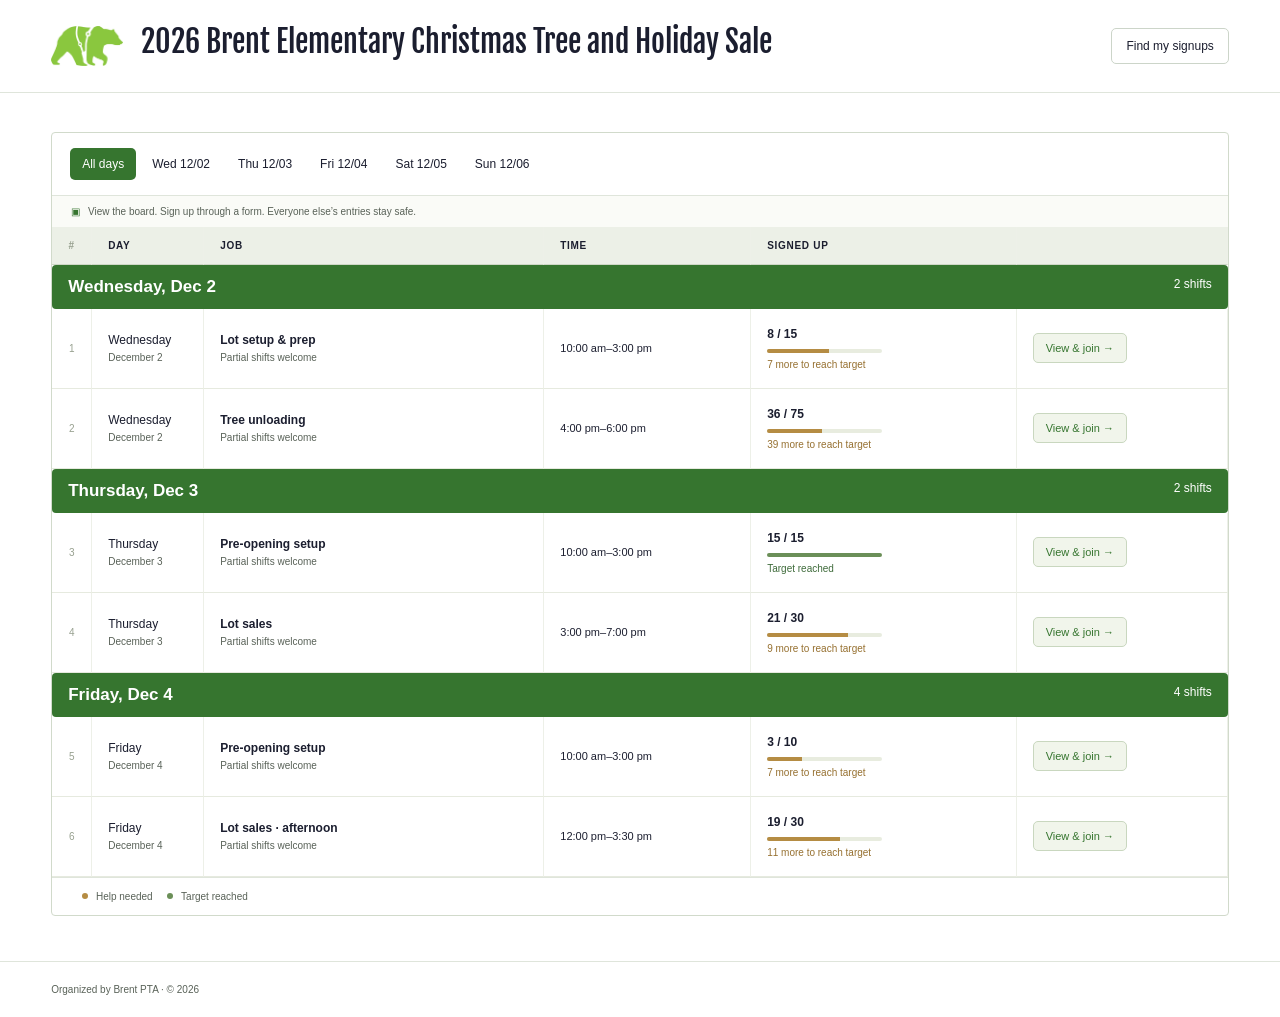
<file: public/index.html>
<!doctype html>
<html lang="en">
  <head>
    <meta charset="utf-8" />
    <meta
      name="robots"
      content="noindex, nofollow, noarchive, nosnippet, noimageindex"
    />
    <meta name="referrer" content="no-referrer" />
    <link rel="icon" type="image/png" href="assets/brent-bear.png" />
    <meta name="viewport" content="width=device-width,initial-scale=1" />
    <title>2026 Brent Elementary Christmas Tree and Holiday Sale</title>
    <link rel="stylesheet" href="style.css?v=20261115-days" />
  </head>
  <body>
    <header class="event-header">
      <img
        class="event-bear"
        src="assets/brent-bear.png"
        alt="Brent bear"
        width="90"
        height="50"
      />
      <div class="event-heading">
        <h1>2026 Brent Elementary Christmas Tree and Holiday Sale</h1>
      </div>
      <button id="mine">Find my signups</button>
    </header>
    <main class="volunteer-main">
      <section
        class="sheet volunteer-sheet"
        aria-label="Volunteer signup board"
      >
        <div class="toolbar">
          <div class="tabs" id="days" aria-label="Filter by day"></div>
        </div>
        <div class="sheet-caption">
          <span
            ><span class="lock">▣</span> View the board. Sign up through a form.
            Everyone else’s entries stay safe.</span
          >
        </div>
        <div class="table-wrap">
          <table>
            <caption class="sr">
              Volunteer shifts and signup counts
            </caption>
            <thead>
              <tr>
                <th class="number">#</th>
                <th>Day</th>
                <th>Job</th>
                <th>Time</th>
                <th>Signed up</th>
                <th><span class="sr">Sign up</span></th>
              </tr>
            </thead>
            <tbody id="rows"></tbody>
          </table>
        </div>
        <div class="sheet-bottom">
          <span
            ><i class="dot amber"></i> Help needed
            <i class="dot green"></i> Target reached</span
          >
        </div>
      </section>
    </main>
    <footer>
      <span>Organized by Brent PTA · © 2026</span>
    </footer>
    <dialog id="modal"></dialog>
    <div id="toast" role="status"></div>
    <script src="config.js"></script>
    <script src="request.js"></script>
    <script src="app.js"></script>
  </body>
</html>
</file>
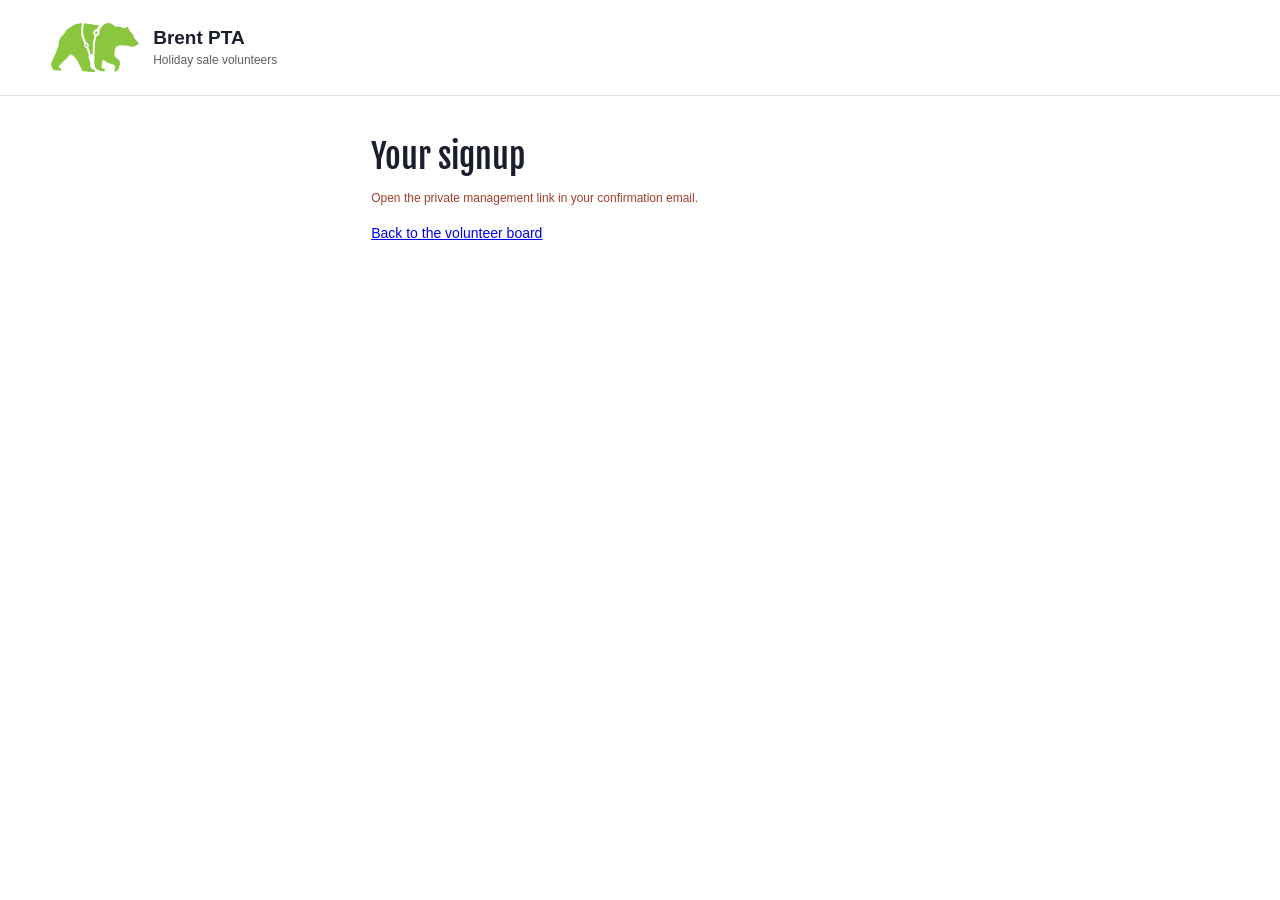
<file: public/manage.html>
<!doctype html>
<html lang="en">
  <head>
    <meta charset="utf-8" />
    <meta name="viewport" content="width=device-width,initial-scale=1" />
    <meta
      name="robots"
      content="noindex,nofollow,noarchive,nosnippet,noimageindex"
    />
    <meta name="referrer" content="no-referrer" />
    <title>Manage signup · Brent PTA holiday sale</title>
    <link rel="stylesheet" href="style.css" />
    <link rel="icon" href="assets/brent-bear.png" />
  </head>
  <body>
    <header>
      <a class="brand brent-brand" href="./"
        ><img
          src="assets/brent-bear.png"
          alt="Brent bear"
          width="90"
          height="50"
        /><span>Brent PTA<small>Holiday sale volunteers</small></span></a
      >
    </header>
    <main class="volunteer-main" style="max-width: 640px">
      <h1>Your signup</h1>
      <div id="management" aria-live="polite">Loading your signup…</div>
      <p id="manage-status" class="sub" role="status"></p>
      <p id="manage-error" class="error" role="alert"></p>
      <p><a href="./">Back to the volunteer board</a></p>
    </main>
    <script src="config.js"></script>
    <script src="request.js"></script>
    <script src="manage.js"></script>
  </body>
</html>
</file>
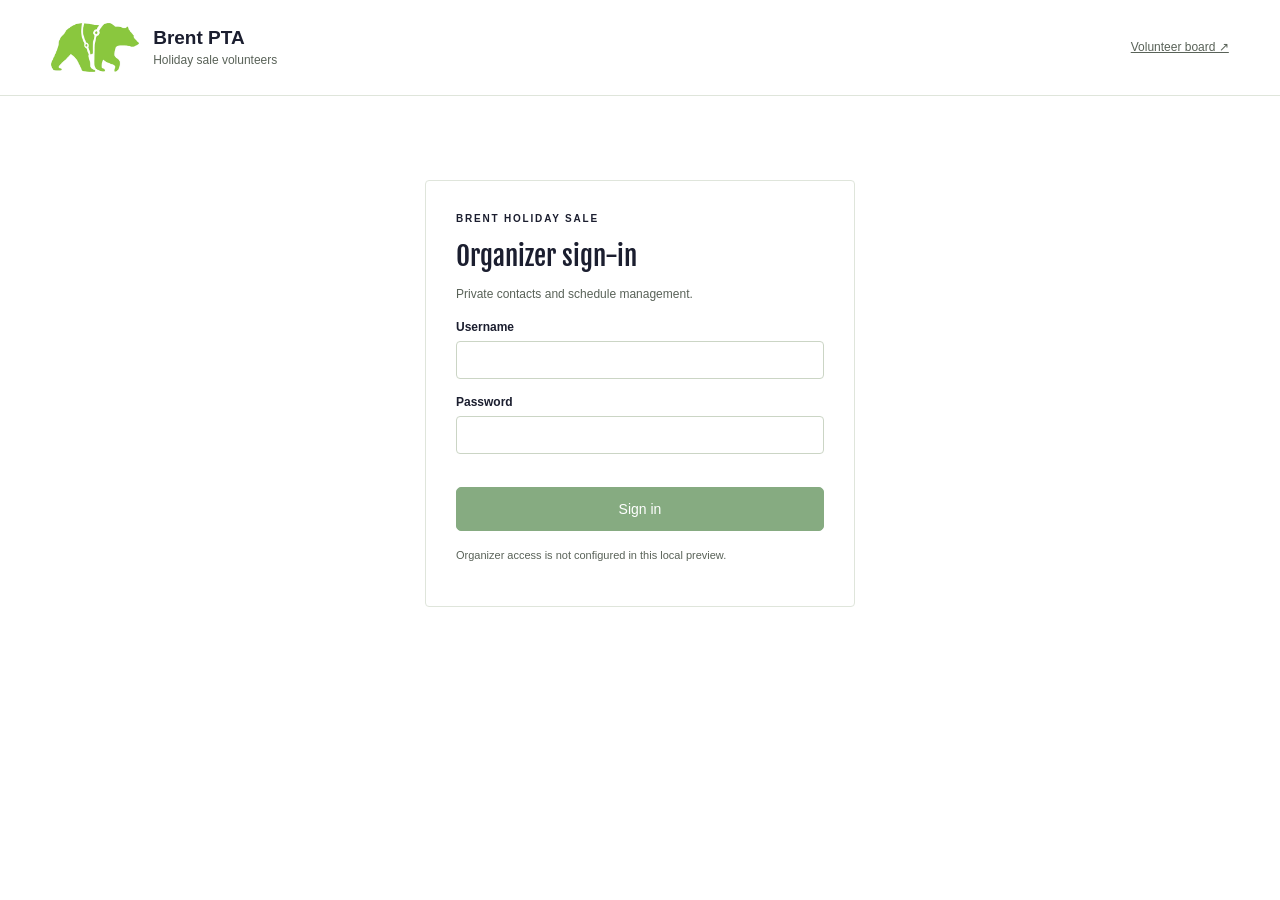
<file: public/organizer.html>
<!doctype html>
<html lang="en">
  <head>
    <meta charset="utf-8" />
    <meta
      name="robots"
      content="noindex, nofollow, noarchive, nosnippet, noimageindex"
    />
    <meta name="referrer" content="no-referrer" />
    <link rel="icon" type="image/png" href="assets/brent-bear.png" />
    <meta name="viewport" content="width=device-width,initial-scale=1" />
    <title>2026 Brent Elementary Christmas Tree and Holiday Sale</title>
    <link rel="stylesheet" href="style.css" />
    <link rel="stylesheet" href="organizer.css?v=20261117-overlaps" />
  </head>
  <body class="organizer-page">
    <header>
      <a href="./" class="brand brent-brand"
        ><img
          src="assets/brent-bear.png"
          alt="Brent bear"
          width="90"
          height="50"
        /><span>Brent PTA<small>Holiday sale volunteers</small></span></a
      >
      <div class="a-header">
        <a href="./">Volunteer board ↗</a
        ><button id="logout" hidden>Sign out</button>
      </div>
    </header>
    <main id="admin"><p>Loading organizer access…</p></main>
    <dialog id="dialog"></dialog>
    <div id="toast" role="status"></div>
    <script src="config.js"></script>
    <script src="request.js"></script>
    <script src="organizer.js?v=20261117-overlaps"></script>
  </body>
</html>
</file>
<file: public/style.css>
@font-face {
  font-family: "Fjalla One";
  src: url("assets/FjallaOne-Regular.ttf") format("truetype");
  font-weight: 400;
  font-style: normal;
  font-display: swap;
}
:root {
  --ink: #233e34;
  --muted: #6f7c72;
  --line: #dfe4db;
  --green: #255b43;
  --paper: #f6f7f2;
}
* {
  box-sizing: border-box;
}
body {
  margin: 0;
  background: var(--paper);
  color: var(--ink);
  font:
    14px "DM Sans",
    sans-serif;
}
button,
input,
select {
  font: inherit;
}
button {
  cursor: pointer;
  color: inherit;
  background: white;
  border: 1px solid #ccd5c9;
  border-radius: 5px;
  padding: 10px 14px;
}
button:hover {
  background: #edf2e8;
}
button:disabled {
  cursor: default;
  opacity: 0.6;
}
button:focus-visible,
a:focus-visible,
input:focus-visible,
select:focus-visible {
  outline: 3px solid #bc8d34;
  outline-offset: 3px;
}
header {
  display: flex;
  justify-content: space-between;
  align-items: center;
  padding: 23px 4%;
  background: #fff;
  border-bottom: 1px solid var(--line);
}
.brand {
  display: flex;
  align-items: center;
  gap: 10px;
  color: var(--ink);
  font-size: 26px;
  font-weight: 700;
  text-decoration: none;
  letter-spacing: -1px;
}
.brand small {
  font-size: 9px;
  letter-spacing: 1.5px;
  font-weight: 500;
  margin-left: 12px;
}
.mark {
  font-size: 25px;
  background: var(--green);
  color: #f3edce;
  border-radius: 8px;
  padding: 2px 9px;
}
#mine {
  font-size: 12px;
}
#mycount {
  padding: 2px 6px;
  background: #e9eee2;
  border-radius: 20px;
  margin-left: 6px;
}
main {
  max-width: 1600px;
  padding: 39px 4% 45px;
  margin: auto;
}
.intro {
  display: flex;
  justify-content: space-between;
  align-items: center;
  gap: 20px;
  margin-bottom: 30px;
}
.eyebrow {
  font-size: 10px;
  letter-spacing: 1.8px;
  font-weight: 600;
  margin: 0 0 12px;
}
h1 {
  font-size: 34px;
  letter-spacing: -1.2px;
  margin: 0 0 12px;
}
p {
  line-height: 1.6;
}
.intro p:last-child {
  color: var(--muted);
  margin: 0;
}
.demo-label {
  font-size: 11px;
  color: var(--muted);
  border: 1px solid var(--line);
  border-radius: 20px;
  padding: 7px 11px;
  white-space: nowrap;
}
.sheet {
  background: white;
  border: 1px solid #d1dacb;
  border-radius: 8px;
  overflow: hidden;
  box-shadow: 0 8px 24px #28412006;
}
.toolbar {
  display: flex;
  justify-content: space-between;
  gap: 15px;
  flex-wrap: wrap;
  padding: 15px 18px;
  border-bottom: 1px solid var(--line);
}
.tabs {
  display: flex;
  gap: 4px;
  flex-wrap: wrap;
}
.tabs button {
  border: 0;
  padding: 9px 12px;
  font-size: 12px;
  background: none;
}
.tabs button.active {
  background: var(--green);
  color: white;
}
.filters {
  display: flex;
  align-items: center;
  gap: 16px;
}
select,
input {
  border: 1px solid #cbd5c5;
  border-radius: 4px;
  padding: 10px;
  background: white;
  color: var(--ink);
}
.filters select {
  font-size: 12px;
  padding: 8px;
}
.check {
  display: flex;
  align-items: center;
  gap: 8px;
  font-size: 12px;
}
.check input {
  accent-color: var(--green);
}
.sheet-caption {
  background: #fafbf7;
  padding: 10px 19px;
  display: flex;
  justify-content: space-between;
  gap: 20px;
  font-size: 10px;
  color: var(--muted);
}
.lock {
  color: var(--green);
  margin-right: 5px;
}
.table-wrap {
  overflow: auto;
  max-height: 650px;
}
table {
  width: 100%;
  border-collapse: separate;
  border-spacing: 0;
  min-width: 1040px;
  text-align: left;
}
th {
  position: sticky;
  top: 0;
  background: #ecf0e7;
  z-index: 2;
  font-size: 10px;
  letter-spacing: 0.7px;
  text-transform: uppercase;
  padding: 13px 16px;
  border-bottom: 1px solid #ced7c6;
  font-weight: 600;
  white-space: nowrap;
}
td {
  border-bottom: 1px solid #e6eadf;
  padding: 18px 16px;
  font-size: 12px;
  vertical-align: middle;
}
th,
td {
  border-right: 1px solid #edf0e8;
}
tr:last-child td {
  border-bottom: 0;
}
tbody tr:hover {
  background: #fafcf6;
}
.number {
  width: 40px;
  text-align: center;
  color: #97a08f;
  font-size: 10px;
  padding: 12px;
}
.day {
  white-space: nowrap;
  width: 112px;
  font-weight: 500;
}
.day small {
  display: block;
  color: var(--muted);
  font-size: 10px;
  margin-top: 5px;
  font-weight: 400;
}
.job {
  font-weight: 600;
  min-width: 205px;
}
.job small {
  display: block;
  color: var(--muted);
  font-size: 10px;
  font-weight: 400;
  margin-top: 5px;
}
.time {
  white-space: nowrap;
  font-size: 11px;
}
.coverage {
  min-width: 160px;
}
.coverage strong {
  font-weight: 600;
}
.coverage small {
  display: block;
  font-size: 10px;
  margin-top: 6px;
  color: #967030;
}
.coverage.covered small {
  color: #3f6b3b;
}
.track {
  height: 4px;
  background: #e8ecdf;
  border-radius: 4px;
  margin-top: 8px;
  width: 115px;
  overflow: hidden;
}
.track span {
  display: block;
  height: 100%;
  background: #b58c43;
}
.covered .track span {
  background: #6b8f58;
}
.people {
  min-width: 220px;
  max-width: 290px;
}
.people button {
  border: 0;
  padding: 0;
  background: none;
  text-align: left;
  font-size: 11px;
  line-height: 1.7;
  color: #4c6652;
}
.people button:hover {
  text-decoration: underline;
}
.people .empty {
  color: var(--muted);
  font-size: 11px;
}
.join {
  font-size: 11px;
  white-space: nowrap;
  background: #f1f5eb;
  border-color: #c9d7bf;
  color: var(--green);
  padding: 8px 12px;
}
.sheet-bottom {
  padding: 13px 18px;
  border-top: 1px solid var(--line);
  display: flex;
  justify-content: space-between;
  color: var(--muted);
  font-size: 10px;
}
.dot {
  display: inline-block;
  width: 6px;
  height: 6px;
  border-radius: 50%;
  margin: 0 5px 1px 12px;
}
.amber {
  background: #b58c43;
}
.green {
  background: #6b8f58;
}
.privacy {
  font-size: 11px;
  color: var(--muted);
  text-align: center;
  margin-top: 20px;
}
footer {
  display: flex;
  justify-content: space-between;
  gap: 15px;
  border-top: 1px solid var(--line);
  padding: 22px 4%;
  font-size: 10px;
  color: var(--muted);
}
footer button {
  border: 0;
  background: none;
  font-size: 10px;
  padding: 0;
  margin-left: 14px;
  text-decoration: underline;
}
.sr {
  position: absolute;
  width: 1px;
  height: 1px;
  overflow: hidden;
  clip: rect(0, 0, 0, 0);
}
dialog {
  border: 1px solid var(--line);
  border-radius: 10px;
  background: #fffefa;
  color: var(--ink);
  width: 550px;
  max-width: calc(100% - 24px);
  max-height: 90vh;
  padding: 28px;
}
dialog::backdrop {
  background: #163b2e66;
  backdrop-filter: blur(2px);
}
.close {
  float: right;
  border: 0;
  background: none;
  padding: 0 4px;
  font-size: 19px;
}
h2 {
  font-size: 25px;
  letter-spacing: -0.6px;
  margin: 8px 0 14px;
}
h3 {
  font-size: 13px;
  margin-top: 23px;
}
.sub {
  font-size: 12px;
  color: var(--muted);
}
.summary {
  background: #f0f3e9;
  border-radius: 5px;
  padding: 14px;
  margin: 18px 0;
  font-size: 13px;
  line-height: 1.8;
}
.roster {
  max-height: 145px;
  overflow: auto;
  border: 1px solid var(--line);
  border-radius: 5px;
  margin-bottom: 24px;
}
.person {
  display: flex;
  justify-content: space-between;
  gap: 15px;
  padding: 9px 12px;
  font-size: 11px;
  border-bottom: 1px solid var(--line);
}
.person:last-child {
  border: 0;
}
.person span:last-child {
  color: var(--muted);
}
form label:not(.check) {
  display: block;
  font-size: 12px;
  font-weight: 600;
  margin: 16px 0 7px;
}
form input:not([type="checkbox"]),
form select {
  width: 100%;
}
.times {
  display: grid;
  grid-template-columns: 1fr 1fr;
  gap: 15px;
}
.signup-management-link {
  color: var(--green);
  text-decoration: underline;
  text-underline-offset: 0.15em;
}
.primary {
  background: var(--green);
  border-color: var(--green);
  color: white;
}
.primary:hover {
  background: #19442f;
}
.full {
  width: 100%;
  margin-top: 20px;
  padding: 13px;
}
.consent {
  padding: 14px;
  background: #f3f5ed;
  margin-top: 20px;
  align-items: flex-start;
  line-height: 1.6;
}
.consent input {
  margin-top: 4px;
}
.error {
  font-size: 12px;
  color: #a23f29;
}
.success {
  font-size: 30px;
  color: var(--green);
}
.manage-card {
  padding: 15px 0;
  border-top: 1px solid var(--line);
}
.manage-card p {
  font-size: 12px;
}
#toast {
  position: fixed;
  bottom: 24px;
  left: 50%;
  transform: translateX(-50%);
  background: var(--green);
  color: white;
  padding: 13px 22px;
  border-radius: 7px;
  display: none;
  z-index: 10;
  font-size: 12px;
}
@media (max-width: 700px) {
  .brand small {
    display: none;
  }
  header {
    padding: 18px;
  }
  main {
    padding: 28px 16px;
  }
  .intro {
    display: block;
  }
  h1 {
    font-size: 28px;
  }
  .demo-label {
    display: inline-block;
    margin-top: 16px;
  }
  .toolbar {
    padding: 12px;
  }
  .tabs button {
    padding: 8px 9px;
  }
  .sheet-caption span:first-child {
    max-width: 250px;
  }
  .sheet-caption {
    line-height: 1.5;
  }
  .table-wrap {
    max-height: 65vh;
  }
  footer {
    flex-direction: column;
  }
  .privacy {
    text-align: left;
  }
  dialog {
    padding: 22px;
  }
  .sheet-bottom {
    gap: 12px;
    font-size: 9px;
  }
}

.job-title {
  padding: 0;
  border: 0;
  background: none;
  text-align: left;
  font-size: 12px;
  font-weight: 600;
  color: inherit;
}
.job-title:hover {
  background: none;
  text-decoration: underline;
}

/* The same roster becomes a compact day-by-day board on smaller screens. */
.day-divider,
.mobile-label {
  display: none;
}
@media (max-width: 900px) {
  .volunteer-main {
    padding: 25px 16px 32px;
  }
  .volunteer-main .intro {
    display: block;
    margin-bottom: 22px;
  }
  .volunteer-main h1 {
    font-size: 28px;
    line-height: 1.15;
    max-width: 330px;
  }
  .volunteer-main .intro p:last-child {
    font-size: 14px;
    line-height: 1.6;
  }
  .volunteer-main .demo-label {
    display: inline-block;
    margin-top: 13px;
    font-size: 10px;
  }
  .volunteer-sheet {
    border: 0;
    background: none;
    box-shadow: none;
    overflow: visible;
  }
  .volunteer-sheet .toolbar {
    position: sticky;
    top: 0;
    z-index: 5;
    background: var(--paper);
    margin: 0 -16px;
    padding: 10px 16px 13px;
    border-bottom: 1px solid #d5ddce;
    display: block;
  }
  .volunteer-sheet .tabs {
    display: grid;
    grid-template-columns: repeat(3, minmax(0, 1fr));
    gap: 6px;
    padding: 2px 0 10px;
    overflow: visible;
  }
  .volunteer-sheet .tabs::-webkit-scrollbar {
    display: none;
  }
  .volunteer-sheet .tabs button {
    flex: 0 0 auto;
    min-height: 44px;
    padding: 10px 13px;
    background: #fff;
    border: 1px solid var(--line);
    font-size: 13px;
  }
  .volunteer-sheet .tabs button.active {
    background: var(--green);
    border-color: var(--green);
  }
  .volunteer-sheet .filters {
    justify-content: space-between;
    gap: 12px;
  }
  .volunteer-sheet .filters select {
    min-height: 44px;
    font-size: 14px;
    max-width: 48%;
    padding: 10px 12px;
  }
  .volunteer-sheet .check {
    min-height: 44px;
    font-size: 12px;
    gap: 8px;
  }
  .volunteer-sheet .check input {
    width: 18px;
    height: 18px;
    margin: 0;
  }
  .volunteer-sheet .sheet-caption {
    background: none;
    padding: 13px 0 0;
    display: block;
    font-size: 11px;
  }
  .volunteer-sheet .sheet-caption > span:first-child {
    display: none;
  }
  .volunteer-sheet .table-wrap {
    overflow: visible;
    max-height: none;
  }
  .volunteer-sheet table,
  .volunteer-sheet tbody {
    display: block;
    width: 100%;
    min-width: 0;
  }
  .volunteer-sheet thead {
    display: none;
  }
  .volunteer-sheet .day-divider {
    display: block;
    margin: 24px 0 11px;
  }
  .volunteer-sheet .day-divider th {
    position: static;
    display: flex;
    justify-content: space-between;
    align-items: center;
    background: none;
    padding: 0;
    border: 0;
    text-transform: none;
    font-size: 16px;
    letter-spacing: -0.3px;
    font-weight: 700;
    white-space: normal;
  }
  .volunteer-sheet .day-divider th span {
    font-size: 11px;
    font-weight: 400;
    color: var(--muted);
    letter-spacing: 0;
  }
  .volunteer-sheet .shift-row {
    display: grid;
    grid-template-columns: minmax(0, 1fr) auto;
    grid-template-areas: "job action" "time time" "coverage coverage";
    background: #fff;
    border: 1px solid #d6decf;
    border-radius: 8px;
    padding: 17px 16px;
    gap: 0 12px;
    margin-bottom: 12px;
    box-shadow: 0 2px 5px #28412003;
  }
  .volunteer-sheet td {
    display: block;
    border: 0;
    padding: 0;
    min-width: 0;
    max-width: none;
  }
  .volunteer-sheet .number,
  .volunteer-sheet .day {
    display: none;
  }
  .volunteer-sheet .job {
    grid-area: job;
  }
  .volunteer-sheet .job-title {
    font-size: 17px;
    line-height: 1.35;
    min-height: 30px;
    font-weight: 600;
    overflow-wrap: anywhere;
  }
  .volunteer-sheet .job small {
    font-size: 11px;
    margin-top: 3px;
  }
  .volunteer-sheet .time {
    grid-area: time;
    font-size: 14px;
    font-weight: 500;
    margin-top: 12px;
    white-space: normal;
  }
  .volunteer-sheet .coverage {
    grid-area: coverage;
    margin: 12px 0 0;
    padding: 12px 0 0;
    border-top: 1px solid #e9ede2;
    display: grid;
    grid-template-columns: minmax(0, 1fr) auto;
    gap: 8px;
    align-items: center;
  }
  .volunteer-sheet .coverage strong {
    font-size: 12px;
    font-weight: 600;
  }
  .volunteer-sheet .mobile-label {
    display: inline;
    font-weight: 400;
    color: var(--muted);
    margin-right: 4px;
  }
  .volunteer-sheet .coverage small {
    font-size: 11px;
    margin: 0;
    grid-column: 2;
    grid-row: 1;
    text-align: right;
    max-width: 135px;
    line-height: 1.4;
  }
  .volunteer-sheet .track {
    width: 100%;
    height: 5px;
    margin: 0;
    grid-column: 1/-1;
    grid-row: 2;
  }
  .volunteer-sheet .people {
    grid-area: people;
    align-self: center;
    overflow-wrap: anywhere;
  }
  .volunteer-sheet .people button {
    font-size: 13px;
    line-height: 1.6;
    min-height: 44px;
  }
  .volunteer-sheet .people .empty {
    font-size: 12px;
    line-height: 1.5;
    display: block;
  }
  .volunteer-sheet td:last-child {
    grid-area: action;
    align-self: start;
  }
  .volunteer-sheet .join {
    font-size: 12px;
    min-height: 44px;
    padding: 10px 12px;
    background: var(--green);
    color: #fff;
    border-color: var(--green);
  }
  .volunteer-sheet .sheet-bottom {
    border: 0;
    display: block;
    padding: 10px 0;
    color: var(--muted);
    font-size: 10px;
    line-height: 1.7;
  }
  .volunteer-sheet .sheet-bottom > span:last-child {
    display: none;
  }
  .volunteer-main .privacy {
    font-size: 11px;
    text-align: left;
    line-height: 1.7;
    margin: 14px 0 0;
  }
  #modal {
    width: 550px;
    max-width: calc(100% - 20px);
    max-height: calc(100dvh - 24px);
    padding: 24px 20px;
    border-radius: 12px;
  }
  #modal input:not([type="checkbox"]),
  #modal select {
    font-size: 16px;
    min-height: 48px;
  }
  #modal .close {
    min-width: 44px;
    min-height: 44px;
    margin: -12px -9px 0 0;
    display: grid;
    place-items: center;
  }
  #modal .roster {
    max-height: 130px;
  }
  #modal .primary {
    min-height: 48px;
    font-size: 15px;
  }
  #modal .person {
    font-size: 12px;
  }
  #modal .times {
    gap: 12px;
  }
  #toast {
    width: max-content;
    max-width: calc(100% - 32px);
    text-align: center;
    bottom: 20px;
  }
}
@media (max-width: 380px) {
  .volunteer-main h1 {
    font-size: 26px;
  }
  .volunteer-sheet .shift-row {
    padding: 15px 13px;
    gap: 0 9px;
  }
  .volunteer-sheet .coverage {
    grid-template-columns: 1fr;
  }
  .volunteer-sheet .coverage small {
    max-width: none;
    grid-row: 2;
    grid-column: 1;
    text-align: left;
  }
  .volunteer-sheet .track {
    grid-row: 3;
  }
  header {
    padding: 16px;
  }
  .brand {
    font-size: 24px;
  }
  #mine {
    padding: 10px;
    font-size: 11px;
    min-height: 44px;
  }
}

@media (max-width: 900px) {
  .volunteer-sheet .people button > span:last-child {
    font-size: 11px;
    color: var(--muted);
  }
  #modal .sub {
    font-size: 13px;
  }
  #modal form label:not(.check) {
    font-size: 13px;
  }
}

/* Brent community branding: original bear artwork, white paper, familiar type. */
:root {
  --ink: #1b1e2f;
  --muted: #596258;
  --line: #dfe5db;
  --green: #36752f;
  --paper: #fff;
}
body {
  background: #fff;
  font-family: Helvetica, Arial, sans-serif;
}
header {
  background: #fff;
}
.brent-brand {
  gap: 14px;
  letter-spacing: 0;
  font-size: 19px;
  line-height: 1.3;
}
.brent-brand img {
  width: 88px;
  height: auto;
  flex: none;
}
.brent-brand > span {
  display: block;
  min-width: 0;
}
.brent-brand small {
  display: block;
  margin: 3px 0 0;
  font-size: 12px;
  letter-spacing: 0;
  font-weight: 400;
  color: var(--muted);
}
h1,
h2 {
  font-family: "Fjalla One", "Arial Narrow", Arial, sans-serif;
  font-weight: 400;
  letter-spacing: 0;
}
.volunteer-main .intro h1 {
  font-size: 34px;
  line-height: 1.25;
  max-width: 760px;
}
.intro p:last-child {
  font-size: 15px;
}
.demo-label {
  border: 0;
  border-radius: 0;
  padding: 0;
  color: var(--muted);
  font-size: 11px;
}
.sheet {
  box-shadow: none;
  border-radius: 4px;
}
.task-options {
  border: 1px solid var(--line);
  border-radius: 4px;
  padding: 15px;
  margin: 22px 0 0;
  min-width: 0;
}
.task-options legend {
  font-size: 13px;
  font-weight: 600;
  padding: 0 5px;
}
.task-options legend span {
  font-weight: 400;
  color: var(--muted);
}
.task-options .sub {
  margin: 0 0 10px;
}
form .task-choice {
  display: flex;
  gap: 10px;
  align-items: flex-start;
  padding: 10px 0;
  min-height: 44px;
  cursor: pointer;
  font-size: 14px;
  line-height: 1.4;
}
.task-choice input {
  width: 18px;
  height: 18px;
  flex: none;
  margin: 0;
  accent-color: var(--green);
}
.task-choice small {
  display: block;
  color: var(--muted);
  font-size: 12px;
  margin-top: 4px;
}
@media (max-width: 900px) {
  .volunteer-main .intro h1 {
    font-size: 29px;
    max-width: none;
    line-height: 1.25;
  }
  .volunteer-sheet .toolbar {
    background: white;
  }
  .volunteer-sheet .shift-row {
    box-shadow: none;
    border-radius: 4px;
  }
  .volunteer-main .demo-label {
    border: 0;
    padding: 0;
    font-size: 11px;
  }
  #mine {
    min-height: 44px;
  }
  .volunteer-sheet .filters select {
    font-size: 16px;
  }
}
@media (max-width: 600px) {
  header {
    padding: 16px;
    gap: 10px;
  }
  .brent-brand {
    font-size: 14px;
    gap: 8px;
    max-width: calc(100% - 112px);
  }
  .brent-brand img {
    width: 50px;
    height: auto;
  }
  .brent-brand small {
    display: block;
    font-size: 10px;
    line-height: 1.35;
    margin: 2px 0 0;
  }
  #mine {
    font-size: 12px;
    padding: 10px;
    white-space: nowrap;
  }
  .volunteer-main .intro h1 {
    font-size: 27px;
  }
  .task-options {
    padding: 12px;
  }
}

dialog {
  background: #fff;
}

@media (max-width: 900px) {
  .volunteer-sheet .sheet-bottom {
    display: none;
  }
}

@media (min-width: 600px) and (max-width: 900px) {
  .volunteer-sheet .tabs {
    grid-template-columns: repeat(6, minmax(0, 1fr));
  }
}

/* One event heading, with PTA ownership and practical details underneath. */
.event-header {
  display: grid;
  grid-template-columns: 72px minmax(0, 1fr) auto;
  gap: 18px;
  align-items: center;
}
.event-bear {
  width: 72px;
  height: auto;
}
.event-heading {
  min-width: 0;
}
.event-heading h1 {
  font-size: 30px;
  line-height: 1.25;
  margin: 0 0 8px;
  max-width: 800px;
}
.event-heading p {
  font-size: 14px;
  line-height: 1.5;
  color: var(--muted);
  margin: 2px 0;
}
.volunteer-main .intro {
  margin-bottom: 14px;
}
@media (max-width: 600px) {
  .event-header {
    grid-template-columns: minmax(0, 1fr) auto;
    gap: 12px;
    padding: 20px 16px;
  }
  .event-bear {
    width: 56px;
    grid-column: 1;
    grid-row: 1;
  }
  .event-header #mine {
    grid-column: 2;
    grid-row: 1;
  }
  .event-heading {
    grid-column: 1 / -1;
    grid-row: 2;
  }
  .event-heading h1 {
    font-size: 28px;
  }
  .event-heading p {
    font-size: 13px;
  }
}

#management select,
#management input:not([type="checkbox"]) {
  font-size: 16px;
  min-height: 44px;
}
#management button {
  min-height: 44px;
  margin: 4px 0;
}
.schedule-loading {
  display: flex;
  align-items: center;
  justify-content: center;
  gap: 12px;
  padding: 28px 12px;
  color: var(--muted);
}
.loading-spinner {
  display: inline-block;
  width: 22px;
  height: 22px;
  border: 3px solid #d6decf;
  border-top-color: var(--green);
  border-radius: 50%;
  animation: schedule-spin 0.85s linear infinite;
}
@keyframes schedule-spin {
  to {
    transform: rotate(360deg);
  }
}
@media (prefers-reduced-motion: reduce) {
  .loading-spinner {
    animation: none;
  }
}

/* Strong day bands separate the schedule into clearly dated sections. */
.volunteer-sheet .day-divider th {
  position: static;
  background: var(--green);
  color: white;
  border: 0;
  border-radius: 4px;
  padding: 12px 16px;
  font-size: 17px;
  font-weight: 700;
  letter-spacing: 0;
  text-transform: none;
  white-space: normal;
}
.volunteer-sheet .day-divider th span {
  color: white;
  font-size: 12px;
  font-weight: 400;
  margin-left: 14px;
}
@media (min-width: 901px) {
  .volunteer-sheet .day-divider {
    display: table-row;
  }
  .volunteer-sheet .day-divider th span {
    float: right;
  }
}
.signup-date {
  margin: 0 34px 16px 0;
  padding: 12px 14px;
  border-left: 5px solid var(--green);
  border-radius: 3px;
  background: #edf3e8;
  color: var(--ink);
  font-size: 20px;
  font-weight: 700;
  line-height: 1.3;
}
.signup-location {
  color: var(--muted);
  font-size: 14px;
  margin: 0 0 10px;
}
</file>
<file: public/organizer.css>
.a-header {
  display: flex;
  gap: 20px;
  align-items: center;
}
.a-header a {
  font-size: 12px;
  color: var(--muted);
}
.a-login {
  max-width: 430px;
  margin: 45px auto;
  background: white;
  border: 1px solid var(--line);
  padding: 30px;
  border-radius: 8px;
}
.a-login h1 {
  font-size: 27px;
}
.a-login label {
  display: block;
  font-size: 13px;
  margin: 20px 0 8px;
}
.a-login input {
  width: 100%;
}
.a-banner {
  padding: 12px 16px;
  border: 1px solid #d8dfcb;
  border-radius: 5px;
  background: #eef3e5;
  font-size: 12px;
  color: #516048;
  margin-bottom: 24px;
}
.a-title {
  display: flex;
  justify-content: space-between;
  align-items: center;
  gap: 20px;
  margin-bottom: 22px;
}
.a-title h1 {
  font-size: 32px;
}
.a-tabs {
  display: flex;
  gap: 4px;
  border-bottom: 1px solid var(--line);
  margin: 0 0 24px;
  flex-wrap: wrap;
}
.a-tabs button {
  background: none;
  border: 0;
  border-radius: 0;
  padding: 13px 18px;
  white-space: normal;
  min-height: 44px;
  min-width: 0;
}
.a-tabs .active {
  border-bottom: 3px solid var(--green);
  font-weight: 700;
}
.a-metrics {
  display: grid;
  grid-template-columns: repeat(4, minmax(0, 1fr));
  gap: 14px;
  margin-bottom: 24px;
}
.a-metric {
  background: white;
  border: 1px solid var(--line);
  border-radius: 6px;
  padding: 18px;
}
.a-metric strong {
  font-size: 30px;
  display: block;
  margin: 8px 0;
}
.a-metric span {
  font-size: 11px;
  color: var(--muted);
}
.a-controls {
  display: flex;
  flex-wrap: wrap;
  gap: 12px;
  align-items: center;
  margin: 0 0 22px;
}
.a-controls input[type="search"] {
  min-width: 230px;
}
.a-card {
  background: white;
  border: 1px solid var(--line);
  border-radius: 6px;
  padding: 20px;
  margin-bottom: 16px;
}
.a-card h2 {
  font-size: 18px;
  letter-spacing: -0.3px;
  margin: 0 0 7px;
}
.a-card-header {
  display: flex;
  justify-content: space-between;
  align-items: flex-start;
  gap: 15px;
}
.a-timeline {
  display: flex;
  gap: 4px;
  overflow-x: auto;
  padding: 16px 0 4px;
}
.a-slot {
  background: #eff3e8;
  border: 1px solid #d8e2cc;
  min-width: 85px;
  text-align: center;
  padding: 10px 5px;
  border-radius: 4px;
  font-size: 11px;
}
.a-slot.low {
  background: #fbefdc;
  border-color: #ead7b5;
  color: #8c632c;
}
.a-slot strong {
  display: block;
  font-size: 17px;
  margin: 7px 0;
}
.a-slot small {
  font-size: 9px;
}
.a-table-wrap {
  overflow: auto;
  background: white;
  border: 1px solid var(--line);
  border-radius: 6px;
}
.a-table {
  min-width: 850px;
}
.a-table td {
  font-size: 12px;
}
.a-table th {
  z-index: 1;
}
.a-table td small {
  display: block;
  color: var(--muted);
  margin-top: 5px;
  font-size: 10px;
}
.a-table button {
  font-size: 11px;
  padding: 7px 9px;
}
.a-table input {
  accent-color: var(--green);
}
.a-empty {
  padding: 45px 20px;
  text-align: center;
  background: white;
  border: 1px solid var(--line);
  border-radius: 6px;
  color: var(--muted);
}
.a-action-row {
  display: flex;
  gap: 9px;
  flex-wrap: wrap;
  margin-top: 17px;
}
.a-reviewed {
  font-size: 11px;
  padding: 4px 8px;
  background: #eaf0df;
  border-radius: 20px;
}
.a-conflict {
  border-left: 3px solid #bb8b3f;
}
.a-note {
  font-size: 12px;
  background: #f4f5ee;
  padding: 12px;
  white-space: pre-wrap;
}
.a-message {
  display: grid;
  grid-template-columns: minmax(300px, 1fr) minmax(300px, 1fr);
  gap: 24px;
}
.a-message label {
  display: block;
  font-size: 12px;
  font-weight: 600;
  margin: 18px 0 7px;
}
.a-message input,
.a-message select,
.a-message textarea {
  width: 100%;
}
.a-message textarea,
dialog textarea {
  font: inherit;
  color: var(--ink);
  border: 1px solid #cbd5c5;
  border-radius: 4px;
  padding: 12px;
  resize: vertical;
}
.a-message textarea {
  min-height: 180px;
}
.a-message h2 {
  font-size: 20px;
}
.a-recipient {
  border-top: 1px solid var(--line);
  padding: 13px 0;
  font-size: 12px;
}
.a-recipient ul {
  margin: 7px 0;
  padding-left: 17px;
  color: var(--muted);
  font-size: 11px;
  line-height: 1.7;
}
.a-preview-body {
  white-space: pre-wrap;
  font-size: 13px;
  background: #f5f6ef;
  padding: 15px;
  border-radius: 4px;
}
.a-error {
  color: #a23f29;
  font-size: 13px;
  line-height: 1.6;
}
.a-checkbox {
  display: flex;
  align-items: center;
  gap: 8px;
  font-size: 12px;
}
.a-modal-form label:not(.a-checkbox) {
  font-size: 12px;
  font-weight: 600;
  display: block;
  margin: 15px 0 7px;
}
.a-modal-form input:not([type="checkbox"]),
.a-modal-form select,
.a-modal-form textarea {
  width: 100%;
}
.a-modal-form details {
  margin-top: 20px;
  font-size: 12px;
}
.a-modal-form .a-checkbox {
  margin-top: 17px;
}
.a-limit {
  padding: 10px;
  background: #eef3e5;
  font-size: 12px;
  margin-top: 16px;
}
#dialog {
  width: 600px;
}
#toast {
  max-width: 90vw;
}
button.danger {
  color: #9d3d29;
}
.a-footnote {
  font-size: 11px;
  color: var(--muted);
  line-height: 1.7;
  margin-top: 15px;
}
.a-toolbar-title {
  font-size: 14px;
  font-weight: 600;
}
.a-inline-message {
  font-size: 12px;
  color: var(--green);
}
@media (max-width: 800px) {
  .a-tabs {
    display: grid;
    grid-template-columns: repeat(2, minmax(0, 1fr));
  }
  .a-metrics {
    grid-template-columns: repeat(2, minmax(0, 1fr));
  }
  .a-message {
    grid-template-columns: 1fr;
  }
  .a-title h1 {
    font-size: 27px;
  }
  .a-header {
    gap: 10px;
  }
  .a-header a {
    font-size: 10px;
  }
  .a-tabs button {
    padding: 12px;
  }
  .a-controls input[type="search"] {
    min-width: 0;
    width: 100%;
  }
  .a-card-header {
    gap: 10px;
  }
  .a-card {
    padding: 16px;
  }
  .a-slot {
    min-width: 78px;
  }
}

.a-login,
.a-card,
.a-metric {
  box-shadow: none;
  border-radius: 4px;
}
.a-banner {
  background: #f5f8ef;
}
.a-title h1,
.a-login h1 {
  font-family: "Fjalla One", "Arial Narrow", Arial, sans-serif;
  font-weight: 400;
  letter-spacing: 0;
}
@media (max-width: 600px) {
  .a-header {
    flex-wrap: wrap;
    justify-content: flex-end;
  }
  .a-header a {
    font-size: 10px;
  }
}

/* Keep intrinsic table/control widths inside their own containers on mobile,
   including Safari's flex/grid sizing and text autosizing behavior. */
.organizer-page {
  -webkit-text-size-adjust: 100%;
  text-size-adjust: 100%;
}
#admin {
  width: 100%;
  min-width: 0;
}
#pane,
.a-metric,
.a-title > div,
.a-card,
.a-card-header > div,
.a-message > * {
  min-width: 0;
  overflow-wrap: anywhere;
}
.a-table-wrap,
.a-timeline {
  width: 100%;
  max-width: 100%;
  min-width: 0;
}
.a-controls > *,
.a-modal-form input,
.a-modal-form select,
.a-modal-form textarea {
  min-width: 0;
  max-width: 100%;
}
.a-modal-form .times {
  grid-template-columns: repeat(2, minmax(0, 1fr));
}
@media (max-width: 600px) {
  .organizer-page header {
    display: grid;
    grid-template-columns: minmax(0, 1fr) auto;
  }
  .organizer-page .brent-brand {
    min-width: 0;
    max-width: none;
  }
  .organizer-page .a-header {
    min-width: 0;
    flex-direction: column;
    align-items: flex-end;
  }
  .a-title,
  .a-card-header {
    flex-wrap: wrap;
  }
  .a-title > div {
    flex: 1 1 170px;
  }
  .a-card-header > div {
    flex: 1 1 180px;
  }
  .a-title > button,
  .a-card-header > button {
    flex: none;
  }
  .a-metric {
    padding: 14px;
  }
}
/* Give the privately scrollable roster usable columns instead of squeezing text. */
.a-table {
  min-width: 1200px;
  table-layout: fixed;
}
.a-table th:first-child {
  width: 44px;
}
.a-table th:nth-child(2) {
  width: 220px;
}
.a-table th:nth-child(3) {
  width: 200px;
}
.a-table th:last-child {
  width: 150px;
}
/* iOS zooms focused form controls below 16px and can retain that zoom
   after sign-in removes the form. Keep all admin controls at native size. */
@media (max-width: 800px) {
  .organizer-page input,
  .organizer-page select,
  .organizer-page textarea {
    font-size: 16px;
  }
}

/* Keep destructive overlap actions attached to the exact commitment. */
.a-conflict-booking {
  display: flex;
  flex-wrap: wrap;
  align-items: center;
  justify-content: space-between;
  gap: 14px;
  padding: 14px;
  margin-top: 14px;
  border: 1px solid var(--line);
  border-radius: 4px;
  background: #fafbf8;
}
.a-conflict-booking > div {
  flex: 1 1 240px;
  min-width: 0;
}
.a-conflict-booking .a-conflict-shift {
  font-weight: 600;
  margin: 7px 0;
}
.a-conflict-booking .sub {
  margin: 0;
}
.a-conflict-booking > button {
  flex: none;
  max-width: 100%;
  min-height: 44px;
}
@media (max-width: 600px) {
  .a-conflict-booking {
    flex-direction: column;
    align-items: flex-start;
  }
  .a-conflict-booking > div {
    flex: none;
    width: 100%;
  }
}
</file>
